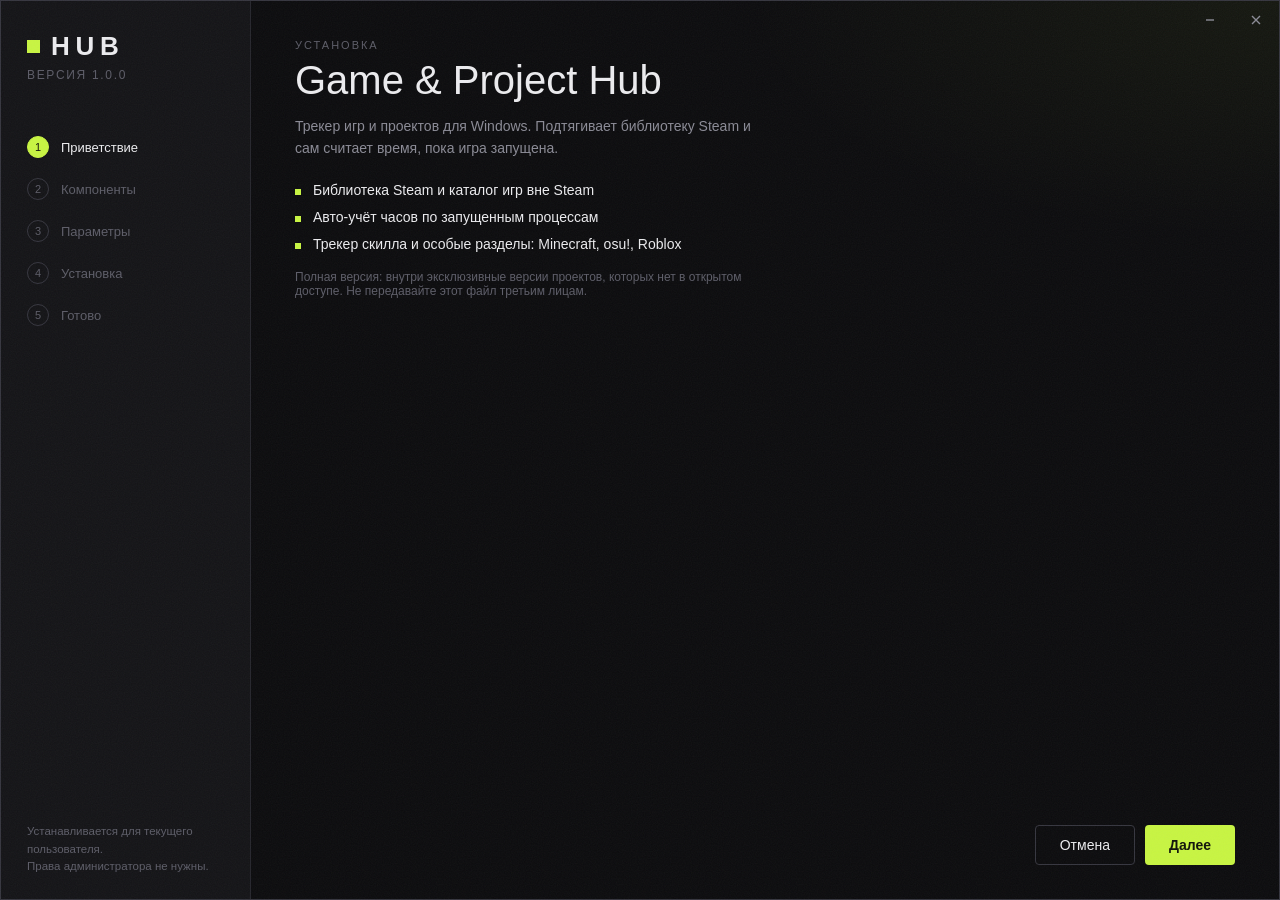
<file: installer_web/index.html>
<!doctype html>
<html lang="ru">
<head>
  <meta charset="utf-8">
  <meta name="viewport" content="width=device-width, initial-scale=1">
  <title>Установка</title>
  <link rel="stylesheet" href="style.css">
</head>
<body>
  <div class="grain" aria-hidden="true"></div>
  <div class="win">
    <aside class="side pywebview-drag-region">
      <div class="brand"><span class="sq"></span>HUB</div>
      <div class="ver" id="ver"></div>
      <ol class="steps" id="steps"></ol>
      <div class="side-note">Устанавливается для текущего пользователя.<br>Права администратора не нужны.</div>
    </aside>

    <section class="main">
      <div class="topbar pywebview-drag-region">
        <button class="wbtn" id="btn-min" title="Свернуть" tabindex="-1"><svg width="12" height="12" viewBox="0 0 12 12"><path d="M2 6h8" stroke="currentColor" stroke-width="1.4"/></svg></button>
        <button class="wbtn close" id="btn-close" title="Закрыть" tabindex="-1"><svg width="12" height="12" viewBox="0 0 12 12"><path d="M2 2l8 8M10 2l-8 8" stroke="currentColor" stroke-width="1.4"/></svg></button>
      </div>
      <div class="stage" id="stage"></div>
    </section>
  </div>
  <script src="app.js"></script>
</body>
</html>
</file>
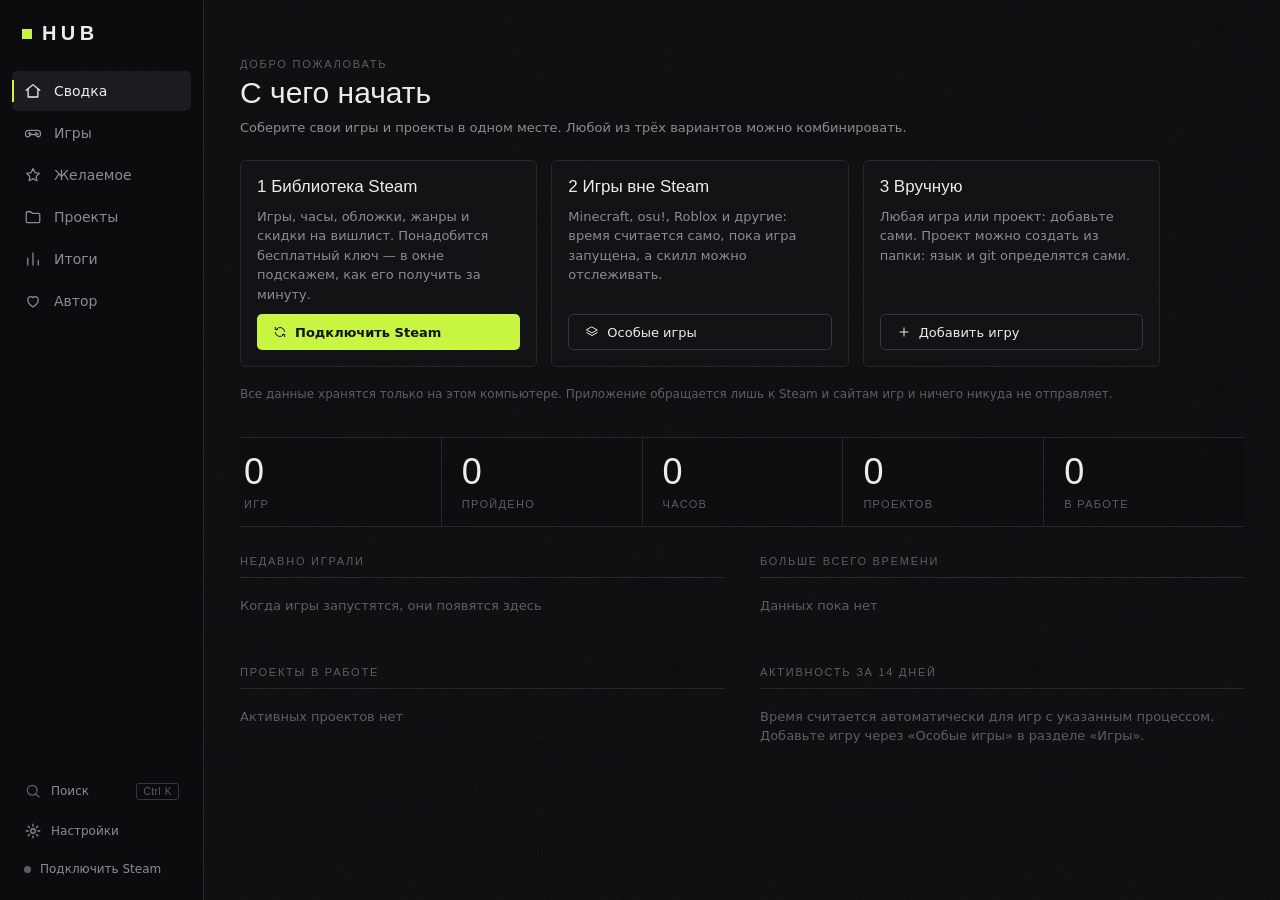
<file: web/index.html>
<!doctype html>
<html lang="ru">
<head>
  <meta charset="utf-8">
  <meta name="viewport" content="width=device-width, initial-scale=1">
  <title>Game &amp; Project Hub</title>
  <link rel="stylesheet" href="style.css">
</head>
<body>
  <div class="bgart" id="bg-a" aria-hidden="true"></div>
  <div class="bgart" id="bg-b" aria-hidden="true"></div>
  <div class="bgfade" aria-hidden="true"></div>
  <div class="grain" aria-hidden="true"></div>

  <div class="app">
    <aside class="sidebar">
      <div class="brand"><span class="sq"></span>HUB</div>
      <nav id="nav">
        <button data-page="home"><span data-ico="home"></span>Сводка</button>
        <button data-page="games"><span data-ico="gamepad"></span>Игры</button>
        <button data-page="wishlist"><span data-ico="star"></span>Желаемое</button>
        <button data-page="projects"><span data-ico="folder"></span>Проекты</button>
        <button data-page="stats"><span data-ico="bars"></span>Итоги</button>
        <button data-page="author"><span data-ico="heart"></span>Автор</button>
      </nav>
      <div class="side-foot">
        <button class="steam-line" id="open-search" title="Быстрый поиск и команды"><span data-ico="search"></span><span>Поиск</span><kbd>Ctrl K</kbd></button>
        <button class="steam-line" id="open-settings" title="Напоминания, уведомления, Steam"><span data-ico="gear"></span><span>Настройки</span></button>
        <button class="steam-line" id="steam-chip"><span class="dot"></span><span id="steam-chip-text">Steam не подключён</span></button>
      </div>
    </aside>

    <main id="main">
      <section id="page-home" class="page"></section>
      <section id="page-games" class="page"></section>
      <section id="page-projects" class="page"></section>
      <section id="page-stats" class="page"></section>
      <section id="page-wishlist" class="page"></section>
      <section id="page-author" class="page"></section>
    </main>
  </div>

  <div id="modal-root"></div>
  <div id="toasts"></div>
  <script src="extras.js"></script>
  <script src="more.js"></script>
  <script src="features.js"></script>
  <script src="app.js"></script>
</body>
</html>
</file>
<file: installer_web/style.css>
:root {
  --bg: #0c0c0e; --panel: #141417; --panel2: #1b1b20; --line: #26262d; --line2: #36363f;
  --text: #ececef; --muted: #8b8b96; --dim: #5d5d68; --accent: #c8f542; --accent-ink: #11140a;
  --danger: #ff6464; --warn: #f0b34a; --ok: #5fd68a;
  --head: "Bahnschrift", "Segoe UI Variable Display", "Segoe UI", sans-serif;
  --ease: cubic-bezier(.22, .8, .24, 1);
}
* { box-sizing: border-box; margin: 0; padding: 0; }
html, body { height: 100%; }
body { background: var(--bg); color: var(--text); overflow: hidden; font: 14px "Segoe UI Variable Text", "Segoe UI", sans-serif; -webkit-font-smoothing: antialiased; user-select: none; }
button, input { font: inherit; color: inherit; }
button { cursor: pointer; border: 0; background: none; }
:focus-visible { outline: 2px solid var(--accent); outline-offset: 2px; }
.grain { position: fixed; inset: 0; z-index: 5; pointer-events: none; opacity: .05;
  background-image: url("data:image/svg+xml;utf8,<svg xmlns='http://www.w3.org/2000/svg' width='180' height='180'><filter id='n'><feTurbulence type='fractalNoise' baseFrequency='.85' numOctaves='2' stitchTiles='stitch'/></filter><rect width='100%' height='100%' filter='url(%23n)'/></svg>"); }

.win { position: relative; display: flex; height: 100vh; border: 1px solid var(--line2); }

/* ----- левая колонка ----- */
.side { width: 250px; flex-shrink: 0; display: flex; flex-direction: column; padding: 30px 26px 24px; background: var(--panel); border-right: 1px solid var(--line); }
.brand { display: flex; align-items: center; gap: 11px; font-family: var(--head); font-size: 26px; font-weight: 600; letter-spacing: .22em; }
.brand .sq { width: 13px; height: 13px; background: var(--accent); animation: pop .7s var(--ease) both; }
@keyframes pop { from { transform: scale(0) rotate(-90deg); } }
.ver { margin-top: 6px; color: var(--dim); font-family: var(--head); font-size: 12px; letter-spacing: .14em; }
.steps { list-style: none; margin-top: 46px; display: flex; flex-direction: column; gap: 4px; }
.steps li { position: relative; display: flex; align-items: center; gap: 12px; padding: 8px 0; color: var(--dim); font-size: 13px; transition: color .3s; }
.steps li i { width: 22px; height: 22px; display: grid; place-items: center; border: 1px solid var(--line2); border-radius: 50%; font: normal 11px var(--head); transition: all .35s var(--ease); }
.steps li.active { color: var(--text); }
.steps li.active i { background: var(--accent); border-color: var(--accent); color: var(--accent-ink); }
.steps li.done { color: var(--muted); }
.steps li.done i { border-color: var(--ok); color: var(--ok); }
.side-note { margin-top: auto; color: var(--dim); font-size: 11.5px; line-height: 1.5; }

/* ----- правая часть ----- */
.main { position: relative; flex: 1; min-width: 0; display: flex; flex-direction: column; background: radial-gradient(900px 400px at 100% 0, rgba(200,245,66,.05), transparent 60%), var(--bg); }
.topbar { height: 38px; display: flex; justify-content: flex-end; flex-shrink: 0; }
.wbtn { width: 46px; height: 38px; display: grid; place-items: center; color: var(--muted); transition: background .15s, color .15s; }
.wbtn:hover { background: rgba(255,255,255,.07); color: var(--text); }
.wbtn.close:hover { background: var(--danger); color: #240606; }
.stage { position: relative; flex: 1; padding: 0 44px 34px; overflow: hidden; }
.page { position: absolute; inset: 0 44px 34px; display: flex; flex-direction: column; animation: slideIn .5s var(--ease) both; }
.page.leaving { animation: slideOut .22s ease-in both; }
@keyframes slideIn { from { opacity: 0; transform: translateX(34px); } }
@keyframes slideOut { to { opacity: 0; transform: translateX(-24px); } }

.eyebrow { font-family: var(--head); font-size: 11px; letter-spacing: .18em; text-transform: uppercase; color: var(--dim); margin-bottom: 8px; }
h1 { font-family: var(--head); font-size: 40px; font-weight: 500; line-height: 1.08; margin-bottom: 14px; }
.lead { color: var(--muted); line-height: 1.55; max-width: 470px; }
.feats { list-style: none; margin: 22px 0 0; display: flex; flex-direction: column; gap: 11px; }
.feats li { display: flex; gap: 12px; color: var(--text); animation: slideIn .5s var(--ease) both; }
.feats li::before { content: ""; width: 6px; height: 6px; margin-top: 7px; background: var(--accent); flex-shrink: 0; }
.feats li:nth-child(2) { animation-delay: .06s; } .feats li:nth-child(3) { animation-delay: .12s; }
.alert { margin-top: 20px; padding: 12px 14px; border-left: 3px solid var(--warn); background: rgba(240,179,74,.08); color: #e8d3a8; font-size: 13px; line-height: 1.5; max-width: 500px; }
.alert .link { color: var(--warn); }
.link { text-decoration: underline; cursor: pointer; text-underline-offset: 2px; }

.actions { margin-top: auto; display: flex; gap: 10px; justify-content: flex-end; }
.btn { height: 40px; padding: 0 24px; border-radius: 4px; background: var(--accent); color: var(--accent-ink); font-weight: 600; transition: filter .15s, transform .12s; }
.btn:hover { filter: brightness(1.1); }
.btn:active { transform: translateY(1px); }
.btn.ghost { background: transparent; color: var(--text); border: 1px solid var(--line2); font-weight: 500; }
.btn.ghost:hover { background: rgba(255,255,255,.06); filter: none; }
.btn.danger { background: var(--danger); color: #240606; }

/* ----- параметры ----- */
.field { margin-top: 22px; }
.field > label { display: block; font-size: 12px; color: var(--muted); margin-bottom: 7px; }
.pathrow { display: flex; gap: 8px; }
.input { flex: 1; min-width: 0; height: 40px; padding: 0 12px; border-radius: 4px; background: #0f0f12; border: 1px solid var(--line2); outline: 0; user-select: text; transition: border-color .15s; }
.input:focus { border-color: var(--accent); }
.hint { margin-top: 7px; font-size: 12px; color: var(--dim); }
.toggles { margin-top: 20px; display: flex; flex-direction: column; }
.toggle { display: flex; align-items: center; gap: 14px; padding: 12px 0; border-bottom: 1px solid var(--line); cursor: pointer; }
.toggle:first-child { border-top: 1px solid var(--line); }
.toggle .txt { flex: 1; }
.toggle .txt b { display: block; font-weight: 500; }
.toggle .txt small { color: var(--dim); font-size: 12px; line-height: 1.4; }
.switch { position: relative; width: 40px; height: 22px; flex-shrink: 0; border: 1px solid var(--line2); border-radius: 2px; background: #0f0f12; transition: background .25s, border-color .25s; }
.switch::after { content: ""; position: absolute; top: 3px; left: 3px; width: 14px; height: 14px; background: var(--muted); transition: transform .3s var(--ease), background .25s; }
.toggle.on .switch { background: var(--accent); border-color: var(--accent); }
.toggle.on .switch::after { transform: translateX(18px); background: var(--accent-ink); }

/* ----- прогресс ----- */
.pct { margin-top: 18px; font-family: var(--head); font-size: 112px; font-weight: 500; line-height: 1; font-variant-numeric: tabular-nums; }
.pct small { font-size: 34px; color: var(--dim); margin-left: 6px; }
.track { margin-top: 26px; height: 4px; background: var(--line); overflow: hidden; position: relative; }
.track i { display: block; height: 100%; width: 0; background: var(--accent); transition: width .35s var(--ease); }
.track.busy i::after { content: ""; position: absolute; inset: 0; background: linear-gradient(90deg, transparent, rgba(255,255,255,.45), transparent); transform: translateX(-100%); animation: sweep 1.3s linear infinite; }
@keyframes sweep { to { transform: translateX(100%); } }
.status { margin-top: 14px; display: flex; justify-content: space-between; gap: 20px; color: var(--muted); }
.status .file { font: 12px Consolas, monospace; color: var(--dim); white-space: nowrap; overflow: hidden; text-overflow: ellipsis; }
.error { margin-top: 20px; padding: 12px 14px; border-left: 3px solid var(--danger); background: rgba(255,100,100,.08); color: #ffc0c0; line-height: 1.5; user-select: text; }

/* ----- готово ----- */
.check { width: 84px; height: 84px; margin: 22px 0 10px; }
.check circle { fill: none; stroke: var(--accent); stroke-width: 2; stroke-dasharray: 252; stroke-dashoffset: 252; animation: draw .8s var(--ease) .1s forwards; }
.check path { fill: none; stroke: var(--accent); stroke-width: 3; stroke-linecap: square; stroke-dasharray: 60; stroke-dashoffset: 60; animation: draw .5s var(--ease) .65s forwards; }
@keyframes draw { to { stroke-dashoffset: 0; } }
.where { margin-top: 18px; font: 12px Consolas, monospace; color: var(--dim); user-select: text; word-break: break-all; }

@media (prefers-reduced-motion: reduce) { *, *::before, *::after { animation-duration: .01ms !important; transition-duration: .01ms !important; } }

.toggle .size { color: var(--dim); font: 12px var(--head); letter-spacing: .04em; white-space: nowrap; }
.toggle.locked { cursor: default; opacity: .75; }
.toggle.locked .switch { background: var(--panel2); border-color: var(--line2); }
.toggle.locked.on .switch::after { background: var(--muted); }
</file>
<file: web/style.css>
:root {
  --bg: #0c0c0e;
  --panel: #141417;
  --panel2: #1b1b20;
  --line: #26262d;
  --line2: #36363f;
  --text: #ececef;
  --muted: #8b8b96;
  --dim: #5d5d68;
  --accent: #c8f542;
  --accent-ink: #11140a;
  --danger: #ff6464;
  --ok: #5fd68a;
  --warn: #f0b34a;
  --info: #6cb6ff;
  --head: "Bahnschrift", "Segoe UI Variable Display", "Segoe UI", sans-serif;
  --ease: cubic-bezier(.22, .8, .24, 1);
}

* { box-sizing: border-box; margin: 0; padding: 0; }
html, body { height: 100%; }
body {
  background: var(--bg); color: var(--text); overflow: hidden;
  font-family: "Segoe UI Variable Text", "Segoe UI", system-ui, sans-serif; font-size: 14px;
  -webkit-font-smoothing: antialiased;
}
button, input, select, textarea { font: inherit; color: inherit; }
button { cursor: pointer; border: 0; background: none; }
::selection { background: var(--accent); color: var(--accent-ink); }
:focus-visible { outline: 2px solid var(--accent); outline-offset: 2px; }

/* ---------- Фон: размытая обложка + зерно ---------- */
/* Слой в 30% размера с малым блюром, растянутый x3.6: выглядит как блюр ~32px, но рисуется в разы дешевле */
.bgart {
  position: fixed; left: -3%; top: -3%; width: 30%; height: 30%; z-index: 0;
  background-size: cover; background-position: center; transform: scale(3.6); transform-origin: 0 0;
  filter: blur(9px) saturate(1.25) brightness(.5); opacity: 0; transition: opacity 1.2s ease;
}
.bgart.on { opacity: 1; }
.bgfade {
  position: fixed; inset: 0; z-index: 1; pointer-events: none;
  background: linear-gradient(90deg, rgba(12,12,14,.94) 0%, rgba(12,12,14,.62) 45%, rgba(12,12,14,.86) 100%),
              linear-gradient(0deg, var(--bg) 0%, transparent 38%);
}
.grain {
  position: fixed; inset: 0; z-index: 2; pointer-events: none; opacity: .045;
  background-image: url("data:image/svg+xml;utf8,<svg xmlns='http://www.w3.org/2000/svg' width='180' height='180'><filter id='n'><feTurbulence type='fractalNoise' baseFrequency='.85' numOctaves='2' stitchTiles='stitch'/></filter><rect width='100%' height='100%' filter='url(%23n)'/></svg>");
}

/* ---------- Каркас ---------- */
.app { position: relative; z-index: 3; display: flex; height: 100vh; }
.sidebar {
  width: 204px; flex-shrink: 0; display: flex; flex-direction: column; padding: 22px 12px 14px;
  background: rgba(12,12,14,.8); border-right: 1px solid var(--line);
}
.brand { display: flex; align-items: center; gap: 10px; padding: 0 10px 26px; font-family: var(--head); font-size: 20px; letter-spacing: .22em; font-weight: 600; }
.brand .sq { width: 10px; height: 10px; background: var(--accent); }
#nav { display: flex; flex-direction: column; gap: 2px; }
#nav button {
  position: relative; display: flex; align-items: center; gap: 12px; height: 40px; padding: 0 12px; border-radius: 5px;
  color: var(--muted); font-size: 14px; text-align: left; transition: color .15s, background .15s;
}
#nav button:hover { color: var(--text); background: rgba(255,255,255,.04); }
#nav button.active { color: var(--text); background: var(--panel2); }
#nav button.active::before { content: ""; position: absolute; left: 0; top: 9px; bottom: 9px; width: 2px; background: var(--accent); animation: grow .3s var(--ease); }
@keyframes grow { from { transform: scaleY(0); } }
.ico { display: inline-flex; flex-shrink: 0; }
.ico svg { display: block; }
.side-foot { margin-top: auto; }
.steam-line {
  width: 100%; display: flex; align-items: center; gap: 9px; padding: 10px 12px; border-radius: 5px;
  color: var(--muted); font-size: 12px; text-align: left; transition: background .15s, color .15s;
}
.steam-line:hover { background: rgba(255,255,255,.04); color: var(--text); }
.steam-line .dot { width: 7px; height: 7px; border-radius: 50%; background: var(--dim); flex-shrink: 0; }
.steam-line.on .dot { background: var(--ok); }

#main { flex: 1; min-width: 0; position: relative; }
.page { position: absolute; inset: 0; overflow-y: auto; overflow-x: hidden; padding: 28px 36px 48px; display: none; }
.page.active { display: block; }
.page.enter > * { animation: fadeUp .38s var(--ease) both; }
.page.enter > *:nth-child(2) { animation-delay: .04s; }
.page.enter > *:nth-child(3) { animation-delay: .08s; }
.page.enter > *:nth-child(4) { animation-delay: .12s; }
@keyframes fadeUp { from { opacity: 0; transform: translateY(12px); } }

::-webkit-scrollbar { width: 10px; }
::-webkit-scrollbar-thumb { background: #2c2c34; border: 3px solid transparent; background-clip: content-box; border-radius: 8px; }
::-webkit-scrollbar-thumb:hover { background: #44444f; background-clip: content-box; }

/* ---------- Заголовки, кнопки ---------- */
.page-head { display: flex; align-items: flex-end; justify-content: space-between; gap: 20px; margin-bottom: 22px; }
.eyebrow { font-family: var(--head); font-size: 11px; letter-spacing: .16em; text-transform: uppercase; color: var(--dim); margin-bottom: 6px; }
h1 { font-family: var(--head); font-size: 32px; font-weight: 500; letter-spacing: .01em; line-height: 1.1; }
.sub { color: var(--muted); margin-top: 6px; }
.head-actions { display: flex; gap: 8px; flex-wrap: wrap; justify-content: flex-end; }

.btn {
  height: 36px; padding: 0 16px; border-radius: 5px; display: inline-flex; align-items: center; gap: 8px;
  background: var(--accent); color: var(--accent-ink); font-weight: 600; font-size: 13px;
  transition: filter .15s, transform .12s, background .15s;
}
.btn:hover { filter: brightness(1.1); }
.btn:active { transform: translateY(1px); }
.btn.ghost { background: transparent; color: var(--text); border: 1px solid var(--line2); font-weight: 500; }
.btn.ghost:hover { background: rgba(255,255,255,.06); filter: none; }
.btn.danger { background: var(--danger); color: #240606; }
.btn.busy { pointer-events: none; opacity: .7; }
.btn.busy::before { content: ""; width: 12px; height: 12px; border-radius: 50%; border: 2px solid currentColor; border-top-color: transparent; animation: spin .7s linear infinite; }
@keyframes spin { to { transform: rotate(360deg); } }

.tbtn {
  height: 28px; padding: 0 10px; border-radius: 4px; display: inline-flex; align-items: center; gap: 6px;
  background: var(--panel2); border: 1px solid var(--line); color: var(--text); font-size: 12px; transition: all .15s;
}
.tbtn:hover { border-color: var(--line2); background: #23232a; }
.tbtn.primary { background: var(--accent); color: var(--accent-ink); border-color: transparent; font-weight: 600; }
.tbtn.primary:hover { filter: brightness(1.1); }
.tbtn.del:hover, .tbtn.danger:hover { color: var(--danger); border-color: var(--danger); }
.tbtn:disabled { opacity: .5; pointer-events: none; }

/* ---------- Главная ---------- */
.cta-strip {
  display: flex; align-items: center; justify-content: space-between; gap: 20px; padding: 14px 18px; margin-bottom: 22px;
  border: 1px solid var(--line2); border-left: 3px solid var(--accent); border-radius: 4px; background: rgba(20,20,23,.8);
}
.cta-strip p { color: var(--muted); font-size: 13px; margin-top: 2px; }

.hero { display: flex; gap: 28px; align-items: center; margin-bottom: 26px; }
.hero-art { width: 400px; flex-shrink: 0; aspect-ratio: 460/215; position: relative; overflow: hidden; border-radius: 6px; background: var(--panel2); box-shadow: 0 20px 50px rgba(0,0,0,.5); }
.hero-art img { width: 100%; height: 100%; object-fit: cover; display: block; opacity: 0; transition: opacity .6s; }
.hero-art img.loaded { opacity: 1; }
.hero-art .mono { position: absolute; inset: 0; font-size: 84px; }
.hero-meta span { white-space: nowrap; }
.hero-title { font-family: var(--head); font-size: 42px; font-weight: 500; line-height: 1.05; margin: 4px 0 12px; overflow-wrap: anywhere; }
.hero-meta { display: flex; gap: 18px; align-items: baseline; color: var(--muted); margin-bottom: 18px; }
.hero-meta b { font-family: var(--head); font-size: 22px; font-weight: 500; color: var(--text); }
.hero-actions { display: flex; gap: 8px; }
.hero-empty { padding: 30px 0 34px; max-width: 520px; }
.hero-empty h2 { font-family: var(--head); font-size: 30px; font-weight: 500; margin-bottom: 8px; }

.stats { display: grid; grid-template-columns: repeat(5, 1fr); border-top: 1px solid var(--line); border-bottom: 1px solid var(--line); margin-bottom: 28px; background: rgba(12,12,14,.5); }
.stat { padding: 16px 20px; border-left: 1px solid var(--line); }
.stat:first-child { border-left: 0; padding-left: 4px; }
.stat .num { font-family: var(--head); font-size: 36px; font-weight: 500; line-height: 1; font-variant-numeric: tabular-nums; }
.stat .lbl { margin-top: 8px; font-size: 11px; letter-spacing: .12em; text-transform: uppercase; color: var(--dim); font-family: var(--head); }

.grid2 { display: grid; grid-template-columns: 1fr 1fr; gap: 36px; }
.block h3 { font-family: var(--head); font-size: 11px; letter-spacing: .16em; text-transform: uppercase; color: var(--dim); font-weight: 500; padding-bottom: 10px; border-bottom: 1px solid var(--line); margin-bottom: 4px; }
.block.wide { grid-column: 1 / -1; }
.empty { color: var(--dim); padding: 14px 0; font-size: 13px; line-height: 1.5; }
.trow { display: flex; align-items: center; gap: 14px; padding: 10px 0; border-bottom: 1px solid rgba(255,255,255,.04); }
.trow .idx { font-family: var(--head); color: var(--dim); width: 20px; font-size: 13px; }
.trow .nm { flex: 0 0 34%; white-space: nowrap; overflow: hidden; text-overflow: ellipsis; }
.trow .val { font-family: var(--head); min-width: 62px; text-align: right; font-variant-numeric: tabular-nums; }
.bar { flex: 1; height: 3px; background: var(--line); overflow: hidden; }
.bar > i { display: block; height: 100%; width: 0; background: var(--accent); transition: width 1s var(--ease); }
.trow .skill { color: var(--muted); font-size: 12px; }

.daychart { display: flex; align-items: flex-end; gap: 5px; height: 110px; padding-top: 10px; }
.day { flex: 1; display: flex; flex-direction: column; align-items: center; gap: 6px; height: 100%; }
.day .col { flex: 1; width: 100%; display: flex; align-items: flex-end; background: rgba(255,255,255,.04); }
.day .col i { display: block; width: 100%; height: 0; background: var(--accent); opacity: .85; transition: height .9s var(--ease); }
.day span { font-size: 10px; color: var(--dim); font-family: var(--head); }

/* ---------- Панель инструментов ---------- */
.toolbar { display: flex; flex-wrap: wrap; align-items: center; gap: 14px 22px; margin-bottom: 20px; padding-bottom: 14px; border-bottom: 1px solid var(--line); }
.search { display: flex; align-items: center; gap: 8px; height: 34px; width: 230px; padding: 0 10px; border-radius: 4px; background: rgba(0,0,0,.35); border: 1px solid var(--line); color: var(--dim); transition: border-color .15s, width .25s var(--ease); }
.search:focus-within { border-color: var(--accent); width: 280px; color: var(--text); }
.search input { flex: 1; min-width: 0; background: none; border: 0; outline: 0; color: var(--text); }
.search input::placeholder { color: var(--dim); }
.stabs { display: flex; flex-wrap: wrap; gap: 4px 20px; }
.stab { position: relative; padding: 6px 0; color: var(--muted); font-size: 13px; transition: color .15s; }
.stab sup { font-size: 10px; margin-left: 4px; color: var(--dim); font-family: var(--head); }
.stab:hover { color: var(--text); }
.stab.active { color: var(--text); }
.stab.active::after { content: ""; position: absolute; left: 0; right: 0; bottom: -1px; height: 2px; background: var(--accent); animation: grow2 .25s var(--ease); transform-origin: left; }
@keyframes grow2 { from { transform: scaleX(0); } }
select.sort { margin-left: auto; height: 34px; padding: 0 10px; border-radius: 4px; outline: 0; background: rgba(0,0,0,.35); border: 1px solid var(--line); }
select option { background: #17171b; }

/* ---------- Карточки ---------- */
.cards { display: grid; grid-template-columns: repeat(auto-fill, minmax(250px, 1fr)); gap: 16px; }
.card {
  display: flex; flex-direction: column; overflow: hidden; border-radius: 6px; background: var(--panel); border: 1px solid var(--line);
  transition: border-color .2s, transform .28s var(--ease), box-shadow .28s;
  animation: fadeUp .42s var(--ease) both; animation-delay: var(--d, 0s);
}
.noanim .card { animation: none; }
.card:hover { border-color: var(--line2); transform: translateY(-3px); box-shadow: 0 14px 30px rgba(0,0,0,.45); }
.art { position: relative; aspect-ratio: 460/215; overflow: hidden; background: var(--panel2); }
.art img { position: absolute; inset: 0; width: 100%; height: 100%; object-fit: cover; opacity: 0; transition: opacity .5s, transform .6s var(--ease); }
.art img.loaded { opacity: 1; }
.card:hover .art img.loaded { transform: scale(1.045); }
.mono { display: grid; place-items: center; font-family: var(--head); font-weight: 500; background: hsl(var(--h) 26% 19%); color: hsl(var(--h) 55% 72%); }
.art .mono { position: absolute; inset: 0; font-size: 54px; }
.tag { position: absolute; top: 8px; left: 8px; z-index: 2; padding: 2px 7px; border-radius: 3px; font-family: var(--head); font-size: 10px; letter-spacing: .12em; background: rgba(0,0,0,.7); color: #cfcfd6; }
.tag.live { background: var(--accent); color: var(--accent-ink); font-weight: 600; display: flex; align-items: center; gap: 6px; }
.tag.live::before { content: ""; width: 6px; height: 6px; border-radius: 50%; background: var(--accent-ink); animation: blink 1.4s infinite; }
@keyframes blink { 50% { opacity: .25; } }
.g-body { display: flex; flex-direction: column; gap: 6px; padding: 12px 14px 12px; flex: 1; }
.g-title { font-size: 15px; font-weight: 600; line-height: 1.25; overflow-wrap: anywhere; }
.g-title.clickable { cursor: pointer; }
.g-title.clickable:hover { color: var(--accent); }
.g-sub { display: flex; align-items: center; flex-wrap: wrap; gap: 4px 10px; color: var(--muted); font-size: 12px; }
.st { display: inline-flex; align-items: center; gap: 6px; }
.st i { width: 7px; height: 7px; border-radius: 50%; display: inline-block; }
.g-nums { display: flex; align-items: baseline; justify-content: space-between; margin-top: 2px; }
.hrs { font-family: var(--head); font-size: 22px; font-weight: 500; }
.hrs small { font-size: 12px; color: var(--muted); margin-left: 3px; font-family: inherit; }
.rate { font-family: var(--head); color: var(--warn); font-size: 14px; }
.skill-line { font-size: 12px; color: var(--muted); }
.skill-line.up { color: var(--ok); }
.skill-line.down { color: var(--danger); }
.g-notes { color: var(--muted); font-size: 12px; line-height: 1.45; display: -webkit-box; -webkit-line-clamp: 2; -webkit-box-orient: vertical; overflow: hidden; }
.card-actions { display: flex; flex-wrap: wrap; gap: 6px; margin-top: auto; padding-top: 8px; opacity: 0; transform: translateY(4px); transition: opacity .2s, transform .25s var(--ease); }
.card:hover .card-actions, .card:focus-within .card-actions { opacity: 1; transform: none; }
.techs { display: flex; flex-wrap: wrap; gap: 5px; }
.tech { padding: 1px 7px; border: 1px solid var(--line2); border-radius: 3px; font-size: 11px; color: var(--muted); }
.p-prog { display: flex; align-items: center; gap: 10px; margin-top: 4px; }
.p-prog .pct { font-family: var(--head); font-size: 14px; min-width: 36px; text-align: right; }
.more { grid-column: 1 / -1; display: flex; justify-content: center; margin-top: 8px; }
.big-empty { grid-column: 1 / -1; color: var(--dim); padding: 40px 0; max-width: 480px; line-height: 1.55; }

/* ---------- Модальные окна ---------- */
#modal-root { position: fixed; inset: 0; z-index: 50; pointer-events: none; }
.backdrop { position: absolute; inset: 0; display: grid; place-items: center; padding: 20px; pointer-events: auto; background: rgba(0,0,0,.66); opacity: 0; transition: opacity .22s; }
.backdrop.open { opacity: 1; }
.modal {
  width: min(480px, 100%); max-height: 92vh; overflow-y: auto; padding: 24px; border-radius: 8px;
  background: var(--panel); border: 1px solid var(--line2); box-shadow: 0 30px 80px rgba(0,0,0,.6);
  transform: translateY(14px); opacity: 0; transition: transform .3s var(--ease), opacity .22s;
}
.backdrop.open .modal { transform: none; opacity: 1; }
.modal.wide { width: min(740px, 100%); }
.modal h2 { font-family: var(--head); font-size: 24px; font-weight: 500; margin-bottom: 6px; }
.lead { color: var(--muted); line-height: 1.5; margin-bottom: 18px; font-size: 13px; }
.field { margin-bottom: 14px; }
.field label { display: block; font-size: 12px; color: var(--muted); margin-bottom: 6px; }
.input, .field textarea, .field select {
  width: 100%; padding: 9px 11px; border-radius: 4px; outline: 0; background: #0f0f12; border: 1px solid var(--line2); transition: border-color .15s;
}
.field textarea { resize: vertical; min-height: 74px; }
.input:focus, .field textarea:focus, .field select:focus { border-color: var(--accent); }
.range-row { display: flex; align-items: center; gap: 14px; }
.range-row input { flex: 1; accent-color: var(--accent); }
.range-row output { min-width: 46px; text-align: right; font-family: var(--head); font-size: 16px; }
.inline { display: flex; gap: 8px; }
.inline .input { flex: 1; }
.modal-actions { display: flex; justify-content: flex-end; gap: 8px; margin-top: 22px; flex-wrap: wrap; }
.link { color: var(--accent); text-decoration: underline; cursor: pointer; text-underline-offset: 2px; }
.hint { font-size: 12px; color: var(--dim); margin-top: 6px; line-height: 1.5; }
.divider { height: 1px; background: var(--line); margin: 18px 0; }

/* ---------- Профиль игры ---------- */
.prof-head { display: flex; align-items: center; gap: 14px; margin-bottom: 18px; }
.prof-head h2 { margin: 0; }
.prof-head .mono { width: 54px; height: 54px; border-radius: 6px; font-size: 26px; flex-shrink: 0; }
.card-sub { color: var(--muted); font-size: 12px; margin-top: 3px; }
.tabs { display: flex; flex-wrap: wrap; gap: 4px 22px; border-bottom: 1px solid var(--line); margin-bottom: 18px; }
.tab { position: relative; padding: 8px 0; color: var(--muted); font-size: 13px; transition: color .15s; }
.tab:hover { color: var(--text); }
.tab.active { color: var(--text); }
.tab.active::after { content: ""; position: absolute; left: 0; right: 0; bottom: -1px; height: 2px; background: var(--accent); }
.tab-body { min-height: 260px; }
.tab-body.swap > * { animation: fadeUp .3s var(--ease) both; }

.box { background: var(--panel2); border: 1px solid var(--line); border-radius: 5px; }
.mini-stats { display: grid; grid-template-columns: repeat(3, 1fr); gap: 10px; margin-bottom: 14px; }
.mstat { padding: 12px 14px; }
.mstat b { display: block; font-family: var(--head); font-size: 24px; font-weight: 500; }
.mstat span { color: var(--dim); font-size: 11px; letter-spacing: .08em; text-transform: uppercase; font-family: var(--head); }
.live-line { color: var(--accent); font-size: 13px; margin-bottom: 10px; }
.sub-h { font-family: var(--head); font-size: 11px; letter-spacing: .14em; text-transform: uppercase; color: var(--dim); font-weight: 500; margin: 20px 0 8px; }

.metric { padding: 16px; margin-bottom: 12px; }
.m-head { display: flex; align-items: center; gap: 12px; margin-bottom: 8px; }
.m-head > div:first-child { flex: 1; }
.m-label { color: var(--muted); font-size: 12px; }
.m-cur { font-family: var(--head); font-size: 32px; font-weight: 500; line-height: 1.1; }
.delta { font-family: var(--head); font-size: 14px; color: var(--muted); }
.delta.up { color: var(--ok); }
.delta.down { color: var(--danger); }
.spark svg { width: 100%; height: auto; display: block; overflow: visible; }
.spark .line { fill: none; stroke: var(--accent); stroke-width: 2; stroke-linecap: round; stroke-linejoin: round; stroke-dasharray: 1; stroke-dashoffset: 1; animation: draw 1.2s var(--ease) forwards; }
.spark circle { fill: var(--panel2); stroke: var(--accent); stroke-width: 1.8; opacity: 0; animation: fadeIn .4s .9s forwards; }
@keyframes draw { to { stroke-dashoffset: 0; } }
@keyframes fadeIn { to { opacity: 1; } }
.m-input { display: flex; gap: 8px; flex-wrap: wrap; margin-top: 12px; }
.m-input > .input, .m-input > .inline { flex: 1; min-width: 140px; }
.m-input select { flex: 1; padding: 9px 10px; border-radius: 4px; background: #0f0f12; border: 1px solid var(--line2); outline: 0; }
.entries { margin-top: 12px; display: flex; flex-direction: column; gap: 3px; font-size: 12px; }
.entry { display: flex; gap: 12px; color: var(--dim); }
.entry b { color: var(--text); min-width: 90px; font-weight: 500; }
.entry em { font-style: normal; }

.add-row { display: flex; flex-wrap: wrap; gap: 8px; margin-top: 14px; }
.add-row .input { flex: 1; min-width: 110px; }
.li-list { display: flex; flex-direction: column; gap: 6px; }
.li { display: flex; align-items: center; gap: 10px; padding: 9px 12px; border-radius: 4px; background: var(--panel2); border: 1px solid var(--line); animation: fadeUp .3s var(--ease) both; }
.li.done .li-name { text-decoration: line-through; opacity: .45; }
.li-main { flex: 1; display: flex; flex-wrap: wrap; align-items: center; gap: 2px 14px; min-width: 0; }
.li-name { font-weight: 600; overflow-wrap: anywhere; }
.li-dim { color: var(--muted); font-size: 12px; }
.li-tip { color: var(--accent); font-size: 12px; font-family: var(--head); }
.li-total { margin-top: 10px; font-family: var(--head); color: var(--warn); }
.world-sum { margin-bottom: 12px; color: var(--muted); display: flex; align-items: center; flex-wrap: wrap; gap: 6px; }
.li input[type=checkbox] { accent-color: var(--accent); width: 16px; height: 16px; }

.catalog { display: grid; grid-template-columns: 1fr 1fr; gap: 10px; margin-bottom: 4px; }
.cat-item { display: flex; align-items: center; gap: 12px; padding: 10px; animation: fadeUp .35s var(--ease) both; }
.cat-item .mono { width: 42px; height: 42px; border-radius: 5px; font-size: 20px; flex-shrink: 0; }
.cat-info { flex: 1; min-width: 0; display: flex; flex-direction: column; }
.cat-info small { color: var(--muted); }
.cat-info .found { color: var(--ok); font-size: 11px; }

/* ---------- Уведомления ---------- */
#toasts { position: fixed; right: 22px; bottom: 22px; z-index: 80; display: flex; flex-direction: column; gap: 8px; align-items: flex-end; }
.toast { max-width: 360px; padding: 11px 14px; border-radius: 4px; font-size: 13px; line-height: 1.4; background: #1d1d23; border: 1px solid var(--line2); border-left: 3px solid var(--accent); box-shadow: 0 10px 30px rgba(0,0,0,.5); animation: toastIn .35s var(--ease) both; }
.toast.err { border-left-color: var(--danger); }
.toast.out { animation: toastOut .3s ease-in both; }
@keyframes toastIn { from { opacity: 0; transform: translateX(30px); } }
@keyframes toastOut { to { opacity: 0; transform: translateX(30px); } }

@media (max-width: 1100px) { .stats { grid-template-columns: repeat(3, 1fr); } .hero-art { width: 300px; } .grid2 { grid-template-columns: 1fr; } }
@media (max-width: 880px) {
  .hero { flex-direction: column; align-items: flex-start; gap: 18px; }
  .hero-art { width: 100%; }
  .hero-title { font-size: 32px; }
  .page { padding: 22px 20px 40px; }
  .stat:nth-child(4) { border-left: 0; padding-left: 4px; }
}
@media (prefers-reduced-motion: reduce) { *, *::before, *::after { animation-duration: .01ms !important; transition-duration: .01ms !important; } }

/* ---------- Иконки игр внутри плитки ---------- */
.mono { position: relative; }
.mono img.game-icon { image-rendering: auto; object-fit: contain; }
.mono .glyph { display: inline-flex; color: hsl(var(--h) 55% 72%); }

/* ---------- Поиск Ctrl+K в сайдбаре ---------- */
.side-foot { display: flex; flex-direction: column; gap: 2px; }
kbd { font: 10px var(--head); letter-spacing: .06em; padding: 2px 6px; border: 1px solid var(--line2); border-radius: 3px; color: var(--dim); margin-left: auto; }
#open-search .ico { color: var(--dim); }

/* ---------- Итоги ---------- */
.stats.four { grid-template-columns: repeat(4, 1fr); }
.trow.clickable { cursor: pointer; transition: background .15s; }
.trow.clickable:hover { background: rgba(255,255,255,.03); }
.tech.clickable { cursor: pointer; transition: all .15s; }
.tech.clickable:hover { border-color: var(--accent); color: var(--text); }
.fact { color: var(--muted); line-height: 1.65; margin-top: 10px; }
.fact b { color: var(--text); font-family: var(--head); font-weight: 500; font-size: 16px; }
.thumb { width: 64px; flex-shrink: 0; border-radius: 3px; }
.thumb .mono { font-size: 16px !important; }
.seg { display: flex; height: 10px; gap: 2px; margin: 14px 0 12px; }
.seg i { display: block; min-width: 3px; }
.seg-legend { display: flex; flex-wrap: wrap; gap: 6px 18px; color: var(--muted); font-size: 12px; }

/* ---------- Рулетка ---------- */
.modal.roulette { width: min(860px, 100%); }
.r-chips { display: flex; flex-wrap: wrap; gap: 4px 20px; margin-bottom: 16px; }
.stab:disabled { opacity: .35; pointer-events: none; }
.r-view { position: relative; overflow: hidden; height: 150px; border-top: 1px solid var(--line); border-bottom: 1px solid var(--line); background: #0f0f12; }
.r-view::before, .r-view::after { content: ""; position: absolute; top: 0; bottom: 0; width: 90px; z-index: 2; pointer-events: none; }
.r-view::before { left: 0; background: linear-gradient(90deg, #0f0f12, transparent); }
.r-view::after { right: 0; background: linear-gradient(270deg, #0f0f12, transparent); }
.r-strip { position: absolute; left: 0; top: 0; display: flex; padding: 14px 0 0; will-change: transform; }
.r-item { width: 188px; margin-right: 8px; flex: none; transition: transform .5s var(--ease); }
.r-item .art { border-radius: 3px; }
.r-name { margin-top: 7px; font-size: 12px; color: var(--muted); white-space: nowrap; overflow: hidden; text-overflow: ellipsis; }
.r-item.win { transform: scale(1.08); }
.r-item.win .r-name { color: var(--text); }
.r-marker { position: absolute; left: 50%; top: 0; bottom: 0; width: 2px; background: var(--accent); z-index: 3; transform: translateX(-1px); }
.r-marker::before, .r-marker::after { content: ""; position: absolute; left: -5px; width: 12px; height: 6px; background: var(--accent); }
.r-marker::before { top: 0; } .r-marker::after { bottom: 0; }
.r-result { min-height: 130px; padding-top: 18px; }
.r-title { font-family: var(--head); font-size: 30px; font-weight: 500; margin: 4px 0 8px; overflow-wrap: anywhere; animation: fadeUp .4s var(--ease) both; }
.r-result > * { animation: fadeUp .4s var(--ease) both; }

/* ---------- Разбор библиотеки ---------- */
.modal.triage { width: min(620px, 100%); }
.tri-top { margin-bottom: 16px; }
.tri-count { font-size: 12px; color: var(--muted); margin-bottom: 8px; }
.tri-top .track { margin-top: 0; }
.tri-card { display: flex; flex-direction: column; border: 1px solid var(--line); border-radius: 6px; overflow: hidden; background: var(--panel2); animation: fadeUp .3s var(--ease) both; transition: transform .17s, opacity .17s; }
.tri-card.out { transform: translateX(-46px); opacity: 0; }
.tri-info { padding: 14px 16px 16px; }
.tri-name { font-family: var(--head); font-size: 26px; font-weight: 500; line-height: 1.15; margin-bottom: 6px; overflow-wrap: anywhere; }
.tri-hint { margin-top: 8px; color: var(--warn); font-size: 12px; }
.tri-keys { display: grid; grid-template-columns: repeat(5, 1fr); gap: 8px; margin: 14px 0 6px; }
.tri-key { display: flex; flex-direction: column; align-items: center; gap: 8px; padding: 12px 6px; border: 1px solid var(--line2); border-radius: 5px; background: var(--panel2); font-size: 12px; text-align: center; transition: all .15s; }
.tri-key:hover { border-color: var(--accent); transform: translateY(-2px); }
.tri-key.suggest { border-color: var(--accent); box-shadow: inset 0 0 0 1px var(--accent); }
.tri-done { padding: 26px 0 6px; }

/* ---------- Быстрый поиск ---------- */
.palette-back { place-items: start center; padding-top: 13vh; }
.modal.pal { width: min(620px, 100%); padding: 0; overflow: hidden; }
.pal input { width: 100%; height: 54px; padding: 0 20px; background: transparent; border: 0; border-bottom: 1px solid var(--line); outline: 0; font-size: 16px; color: var(--text); }
.pal-list { max-height: 380px; overflow-y: auto; padding: 6px; }
.pal-item { display: flex; align-items: center; gap: 12px; padding: 9px 12px; border-radius: 4px; cursor: pointer; }
.pal-item.sel { background: var(--panel2); }
.pal-item.sel .pal-kind { color: var(--accent); }
.pal-kind { width: 66px; flex-shrink: 0; font: 10px var(--head); letter-spacing: .12em; text-transform: uppercase; color: var(--dim); }
.pal-label { flex: 1; min-width: 0; white-space: nowrap; overflow: hidden; text-overflow: ellipsis; }
.pal-hint { color: var(--dim); font-size: 12px; flex-shrink: 0; }
.pal-foot { display: flex; gap: 18px; padding: 9px 16px; border-top: 1px solid var(--line); color: var(--dim); font-size: 11px; }

/* ---------- Достижения ---------- */
.ach-head { display: flex; align-items: baseline; justify-content: space-between; }
.ach-of { font-size: 16px; color: var(--muted); font-family: "Segoe UI", sans-serif; }
.ach-pct { font-family: var(--head); font-size: 24px; color: var(--accent); }
.ach-list { display: grid; grid-template-columns: 1fr 1fr; gap: 6px; }
.ach { display: flex; align-items: center; gap: 10px; padding: 8px; border: 1px solid var(--line); border-radius: 4px; background: var(--panel2); min-width: 0; }
.ach img { border-radius: 3px; flex: none; background: #0f0f12; width: 44px; height: 44px; }
.ach.locked { opacity: .6; }
.ach-txt { flex: 1; min-width: 0; display: flex; flex-direction: column; }
.ach-txt b { font-size: 13px; white-space: nowrap; overflow: hidden; text-overflow: ellipsis; font-weight: 600; }
.ach-txt small { color: var(--muted); font-size: 11.5px; line-height: 1.35; display: -webkit-box; -webkit-line-clamp: 2; -webkit-box-orient: vertical; overflow: hidden; }
.ach-side { display: flex; flex-direction: column; align-items: flex-end; font: 13px var(--head); color: var(--muted); flex: none; }
.ach-side .rare { color: var(--accent); }
.ach-side small { font: 10px "Segoe UI", sans-serif; color: var(--dim); }
@media (max-width: 760px) { .ach-list { grid-template-columns: 1fr; } .tri-keys { grid-template-columns: repeat(2, 1fr); } }

/* ---------- Проекты: git ---------- */
.git-line { font-size: 12px; color: var(--muted); }
.git-line.dirty { color: var(--warn); }
.git-line:empty { display: none; }
.ach-ph { width: 44px; height: 44px; flex: none; border-radius: 3px; background: #0f0f12; border: 1px solid var(--line); }

/* ---------- Метки, обзор игры, вишлист, настройки ---------- */
.tags-edit { display: flex; flex-wrap: wrap; align-items: center; gap: 6px; }
.tag-chip { display: inline-flex; align-items: center; gap: 6px; padding: 3px 4px 3px 10px; border: 1px solid var(--line2); border-radius: 3px; font-size: 12px; background: var(--panel2); }
.tag-chip button { display: grid; place-items: center; width: 18px; height: 18px; color: var(--dim); }
.tag-chip button:hover { color: var(--danger); }
.tag-input { width: 240px; flex: none; height: 32px; padding: 0 10px; }
.ov-desc { color: var(--text); line-height: 1.6; max-width: 620px; }
.ov-meta { display: flex; flex-wrap: wrap; align-items: center; gap: 4px 16px; margin-top: 10px; color: var(--muted); font-size: 13px; }
.score { padding: 1px 8px; border-radius: 3px; font-family: var(--head); font-size: 12px; color: #11140a; }
.score.good { background: var(--ok); } .score.mid { background: var(--warn); } .score.bad { background: var(--danger); }
.techs.feat .tech { color: var(--accent); border-color: rgba(200,245,66,.35); }
.filter-sel { margin-left: 0 !important; max-width: 200px; }

.tag.deal { left: auto; right: 8px; background: var(--accent); color: var(--accent-ink); font-weight: 700; font-size: 12px; letter-spacing: 0; }
.price { display: flex; align-items: baseline; gap: 10px; margin-top: 2px; }
.price b { font-family: var(--head); font-size: 22px; font-weight: 500; }
.price b.sale { color: var(--accent); }
.price s { color: var(--dim); font-size: 13px; }

.toggles { display: flex; flex-direction: column; margin-bottom: 6px; }
.toggle { display: flex; align-items: center; gap: 14px; padding: 12px 0; border-bottom: 1px solid var(--line); cursor: pointer; }
.toggle:first-child { border-top: 1px solid var(--line); }
.toggle.static { cursor: default; }
.toggle .txt { flex: 1; }
.toggle .txt b { display: block; font-weight: 500; }
.toggle .txt small { display: block; margin-top: 2px; color: var(--dim); font-size: 12px; line-height: 1.4; }
.switch { position: relative; width: 40px; height: 22px; flex-shrink: 0; border: 1px solid var(--line2); border-radius: 2px; background: #0f0f12; transition: background .25s, border-color .25s; }
.switch::after { content: ""; position: absolute; top: 3px; left: 3px; width: 14px; height: 14px; background: var(--muted); transition: transform .3s var(--ease), background .25s; }
.toggle.on .switch { background: var(--accent); border-color: var(--accent); }
.toggle.on .switch::after { transform: translateX(18px); background: var(--accent-ink); }
.num-wrap { display: flex; align-items: center; gap: 8px; color: var(--muted); }
.num-input { width: 74px; height: 34px; padding: 0 10px; text-align: right; font-family: var(--head); font-size: 15px; }

/* ---------- Автоскилл и приветствие ---------- */
.auto-skill { padding: 14px 16px; margin-bottom: 14px; }
.auto-skill .inline { margin-bottom: 4px; }
.auto-skill .toggle { padding-bottom: 2px; border-bottom: 0; }
.welcome-steps { display: grid; grid-template-columns: repeat(3, 1fr); gap: 14px; margin-top: 22px; max-width: 920px; }
.welcome-step { display: flex; flex-direction: column; gap: 10px; padding: 16px; border: 1px solid var(--line); border-radius: 6px; background: rgba(20,20,23,.8); }
.welcome-step b { font-family: var(--head); font-size: 17px; font-weight: 500; }
.welcome-step p { color: var(--muted); font-size: 13px; line-height: 1.5; flex: 1; }
.hero-empty { max-width: 960px; }
.steps-help { margin: 8px 0 4px 18px; color: var(--muted); font-size: 12.5px; line-height: 1.7; }
.steps-help b { color: var(--text); }
@media (max-width: 980px) { .welcome-steps { grid-template-columns: 1fr; } }

/* ---------- Проекты автора ---------- */
.support-strip { padding: 14px 18px; margin-bottom: 22px; border: 1px solid var(--line2); border-left: 3px solid var(--accent); border-radius: 4px; background: rgba(20,20,23,.8); max-width: 780px; }
.support-strip p { color: var(--muted); font-size: 13px; line-height: 1.55; margin-top: 3px; }

/* ---------- Поддержка автора ---------- */
.support { margin-bottom: 26px; max-width: 900px; }
.support h3 { font-family: var(--head); font-size: 11px; letter-spacing: .16em; text-transform: uppercase; color: var(--dim); font-weight: 500; padding-bottom: 10px; border-bottom: 1px solid var(--line); margin-bottom: 14px; }
.sup-lead { color: var(--muted); font-size: 13px; margin-bottom: 12px; }
.sup-links { display: grid; grid-template-columns: repeat(auto-fill, minmax(250px, 1fr)); gap: 12px; margin-bottom: 14px; }
.sup-card { display: flex; flex-direction: column; align-items: flex-start; gap: 6px; padding: 16px; text-align: left; border: 1px solid var(--line2); border-left: 3px solid var(--accent); border-radius: 4px; background: rgba(20,20,23,.85); transition: transform .2s var(--ease), border-color .2s, background .2s; }
.sup-card:hover { transform: translateY(-3px); background: var(--panel2); border-color: var(--accent); }
.sup-card b { font-family: var(--head); font-size: 20px; font-weight: 500; }
.sup-card small { color: var(--muted); font-size: 12.5px; line-height: 1.45; }
.sup-go { display: inline-flex; align-items: center; gap: 6px; margin-top: 4px; color: var(--accent); font-size: 12px; }
.sup-free { color: var(--muted); font-size: 13px; line-height: 1.6; }

/* ---------- Игры автора ---------- */
.play-area { display: flex; flex-direction: column; gap: 8px; }
.play-area .track { margin-top: 2px; }
.error-line { color: var(--danger); font-size: 12px; line-height: 1.4; }

/* ---------- Версии проектов автора ---------- */
.wide-card { grid-column: 1 / -1; }
.ver-list { display: flex; flex-direction: column; margin-top: 8px; border-top: 1px solid var(--line); }
.ver-row { display: flex; align-items: center; justify-content: space-between; gap: 14px; padding: 9px 0; border-bottom: 1px solid rgba(255,255,255,.05); flex-wrap: wrap; }
.ver-info { display: flex; align-items: baseline; flex-wrap: wrap; gap: 4px 10px; min-width: 0; flex: 1; }
.ver-info b { font-family: var(--head); font-size: 15px; font-weight: 500; }
.ver-info small { color: var(--dim); font-size: 12px; overflow-wrap: anywhere; }
.ver-badge { font-size: 11px; color: var(--accent); border: 1px solid rgba(200,245,66,.4); padding: 0 6px; border-radius: 3px; }
.ver-actions { display: flex; gap: 6px; align-items: center; flex-shrink: 0; }
.ver-prog { width: 180px; display: flex; flex-direction: column; gap: 4px; }
.ver-prog .track { margin-top: 0; }
.ver-prog small { color: var(--muted); font-size: 11px; }
.ver-row.installed .ver-info b { color: var(--accent); }

.excl { font-family: var(--head); font-size: 10.5px; letter-spacing: .14em; text-transform: uppercase; color: var(--accent); }
.ver-badge.new { background: var(--accent); color: var(--accent-ink); border-color: var(--accent); font-weight: 600; }
</file>
